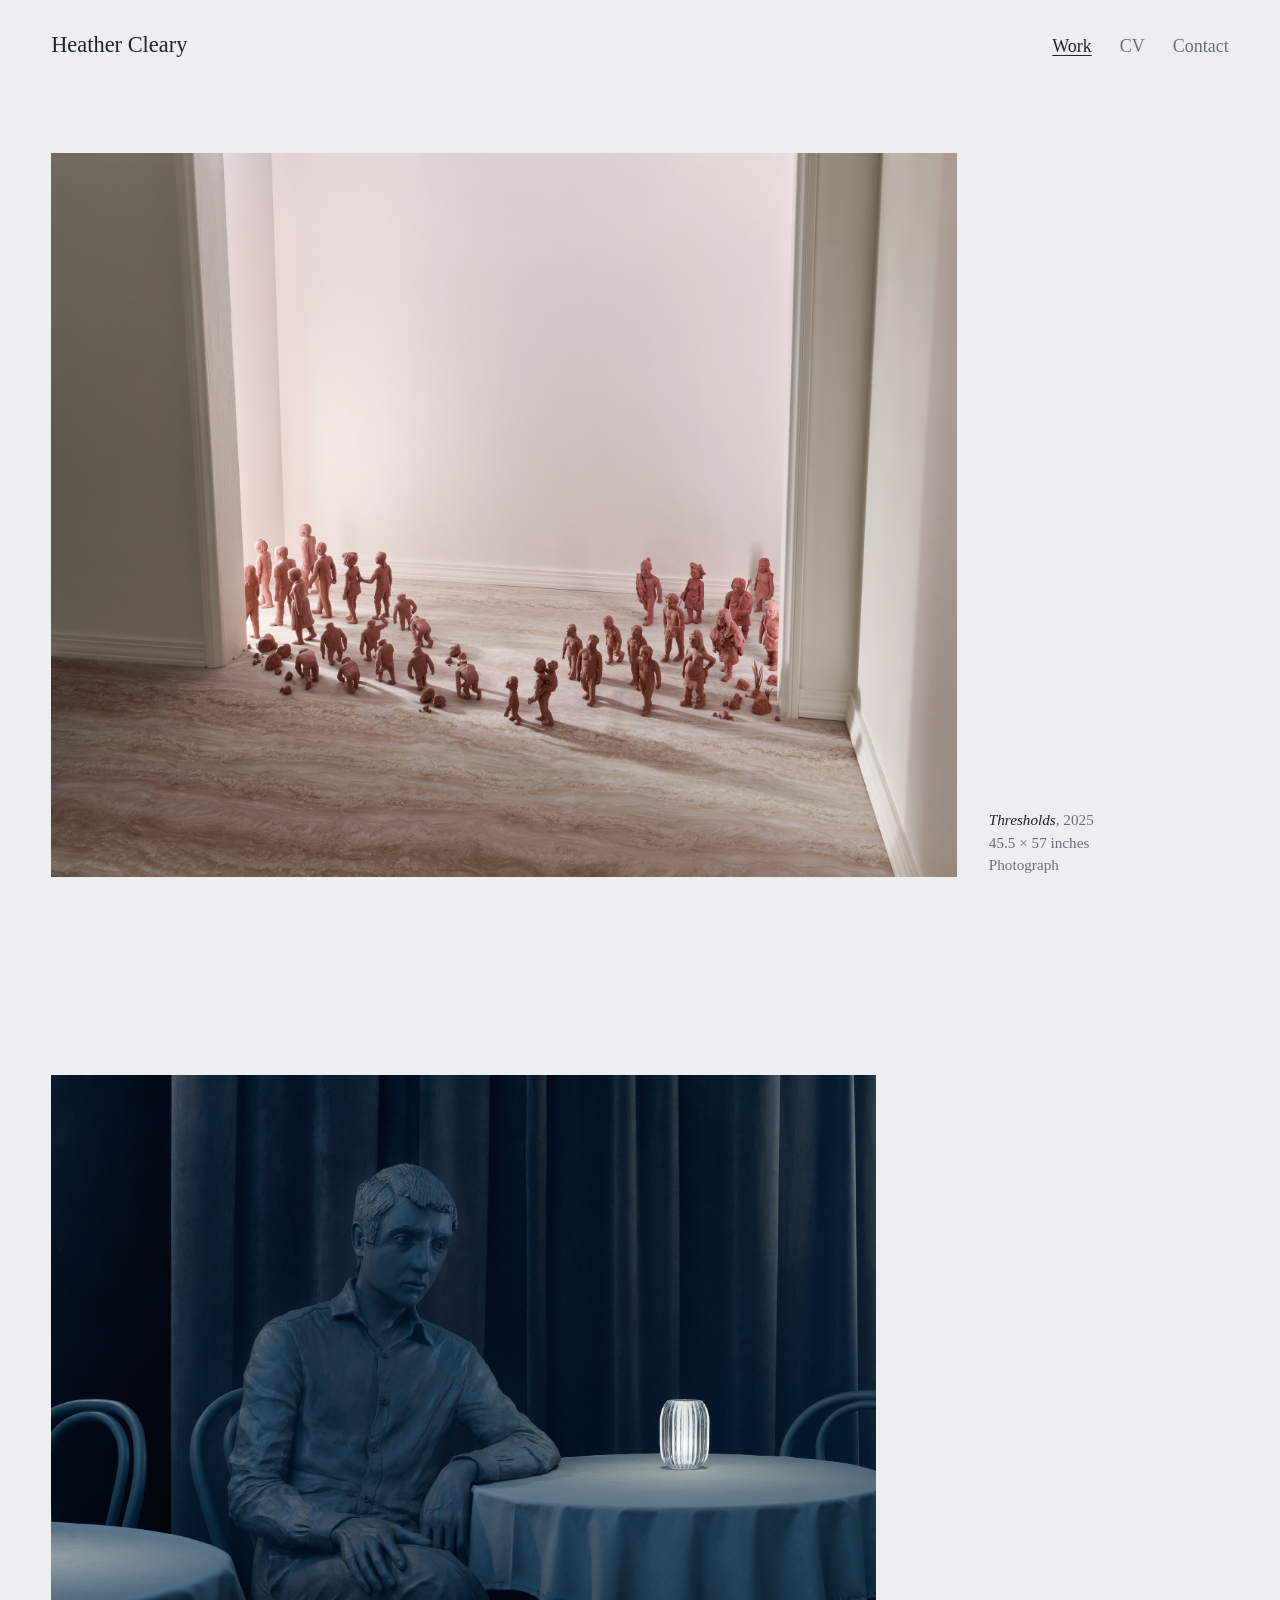
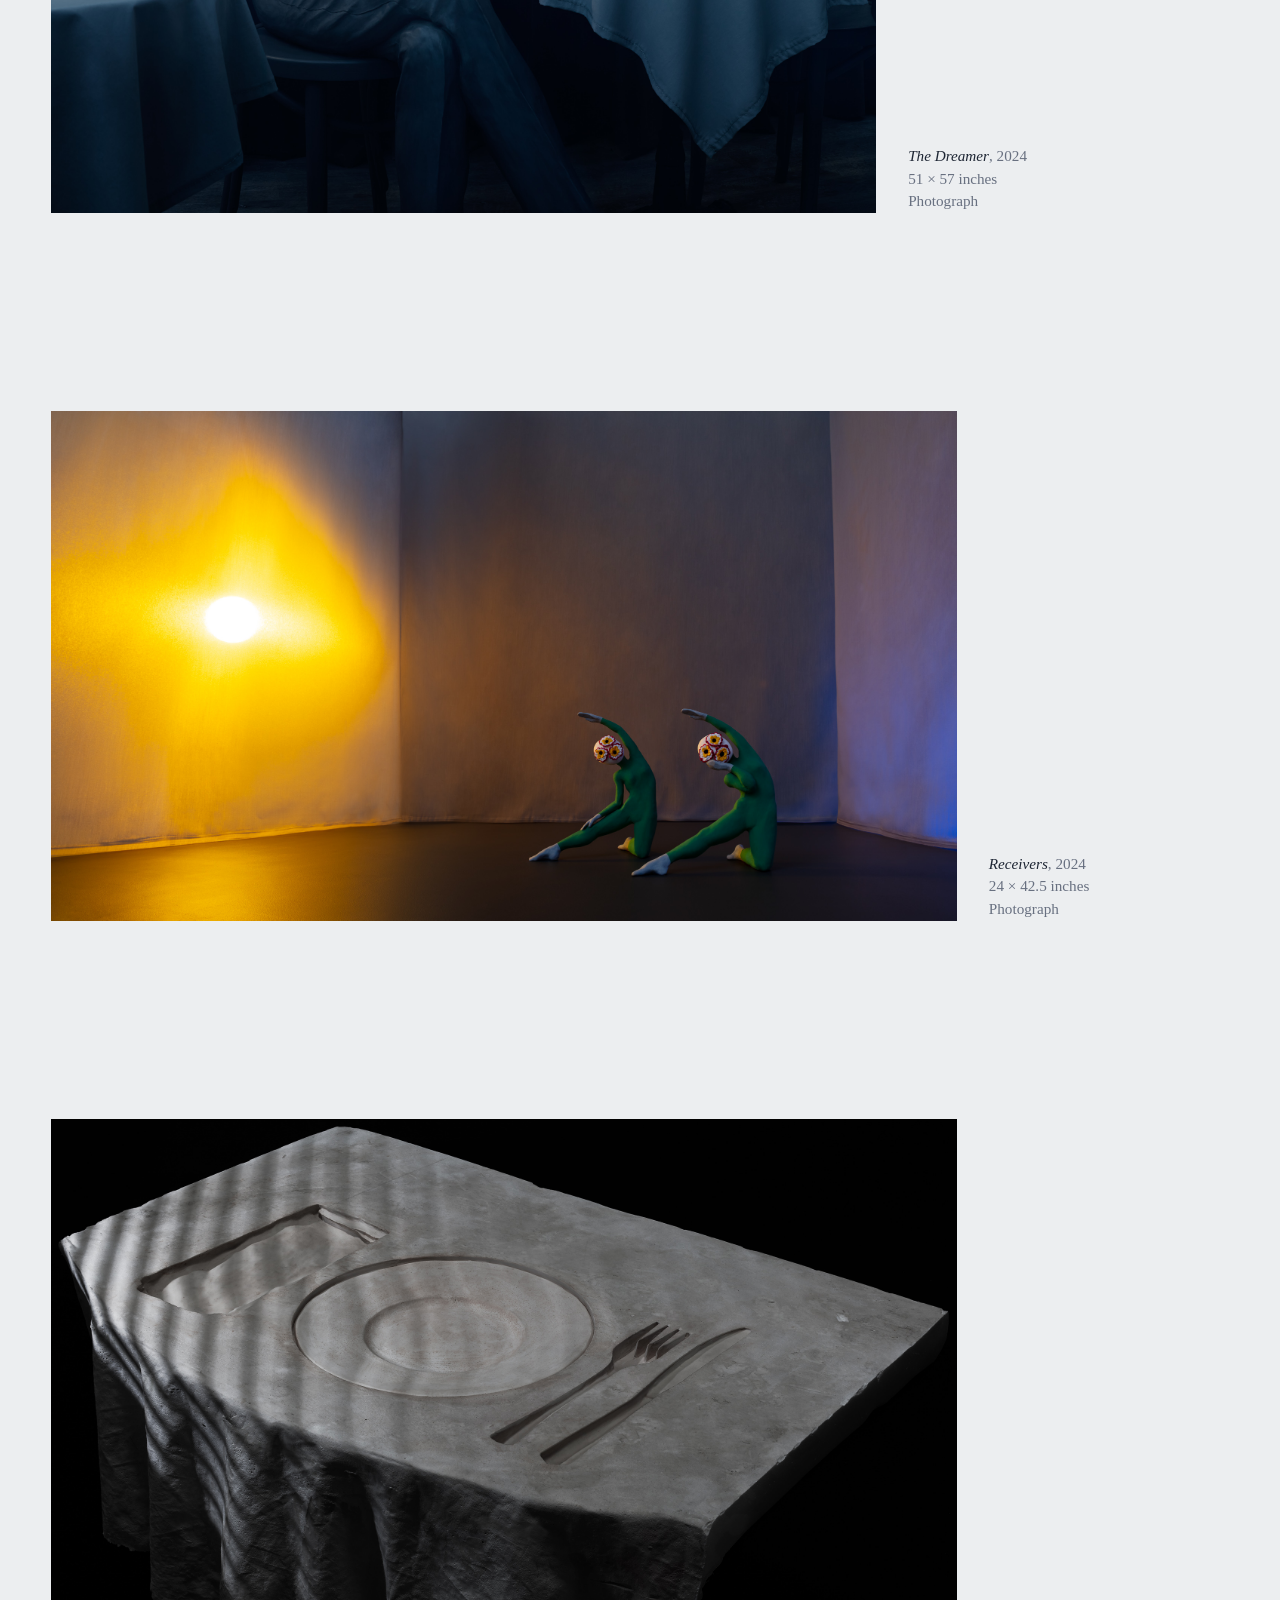
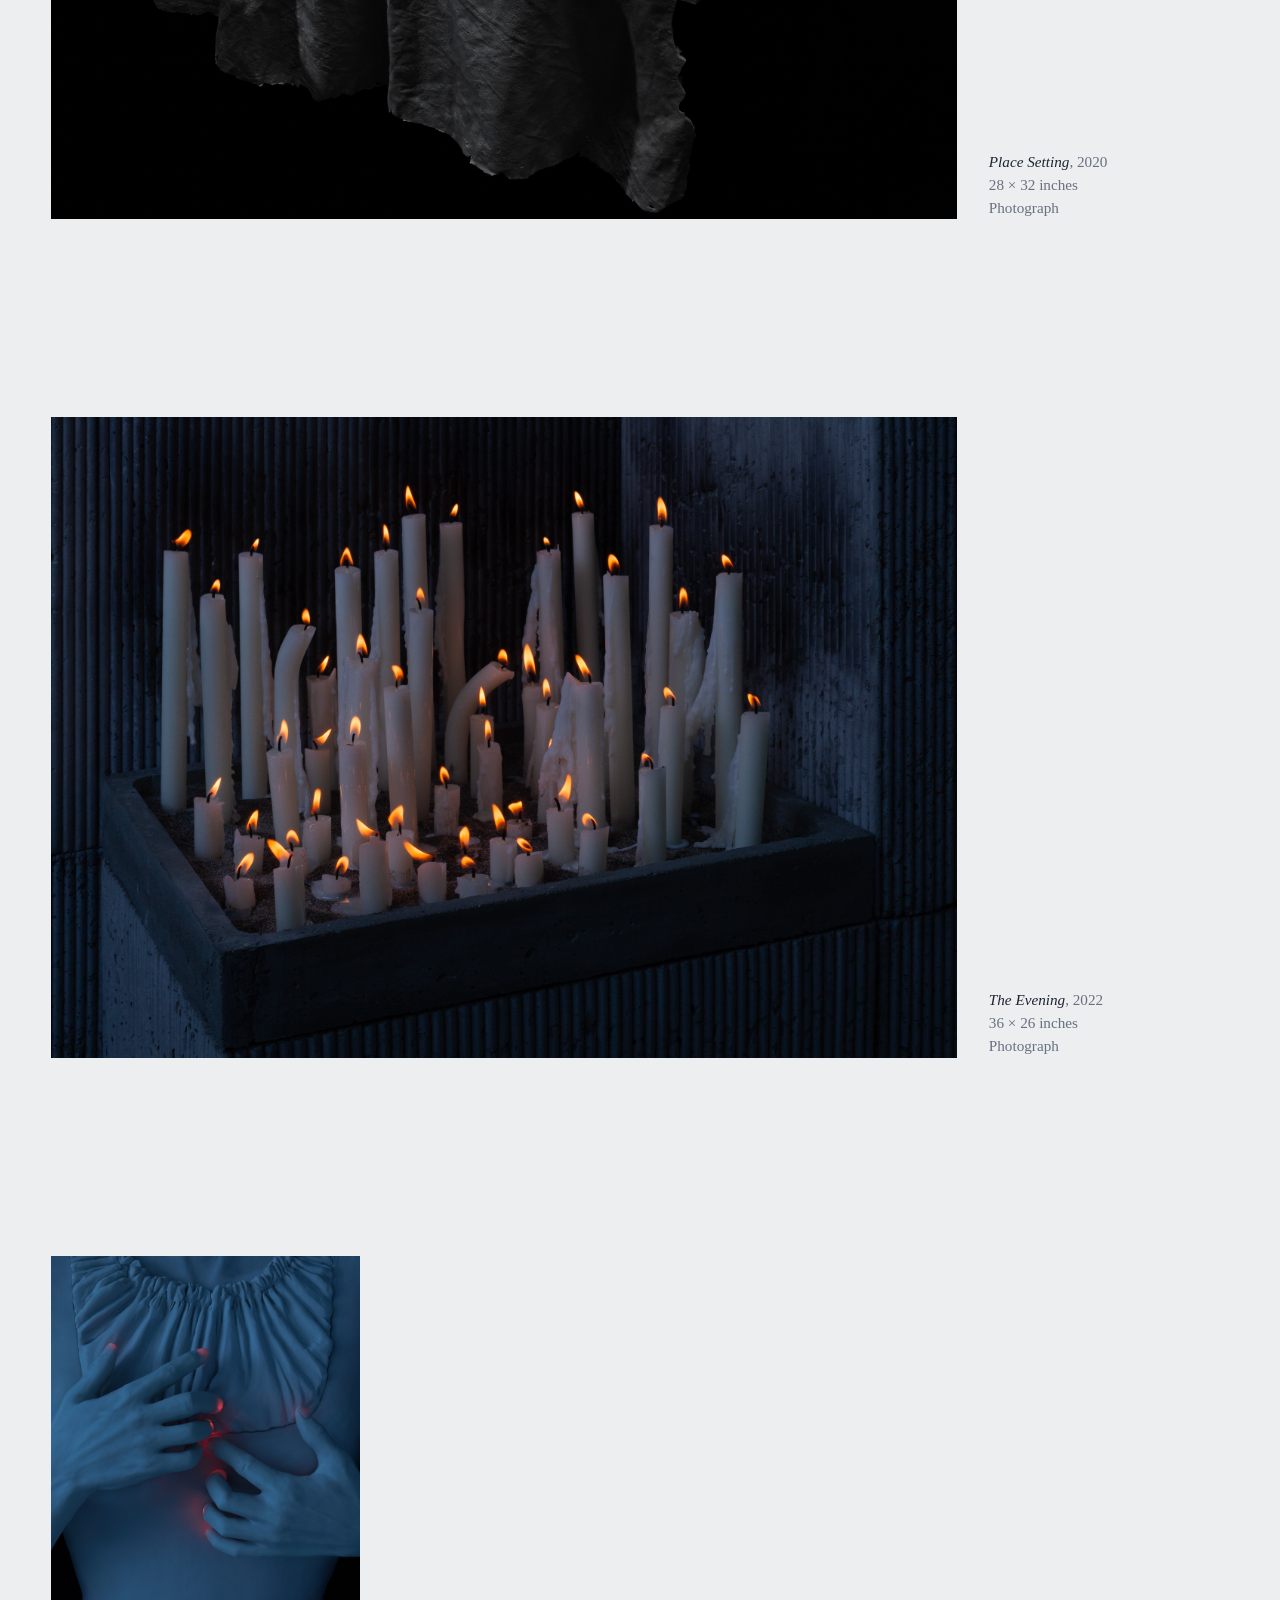
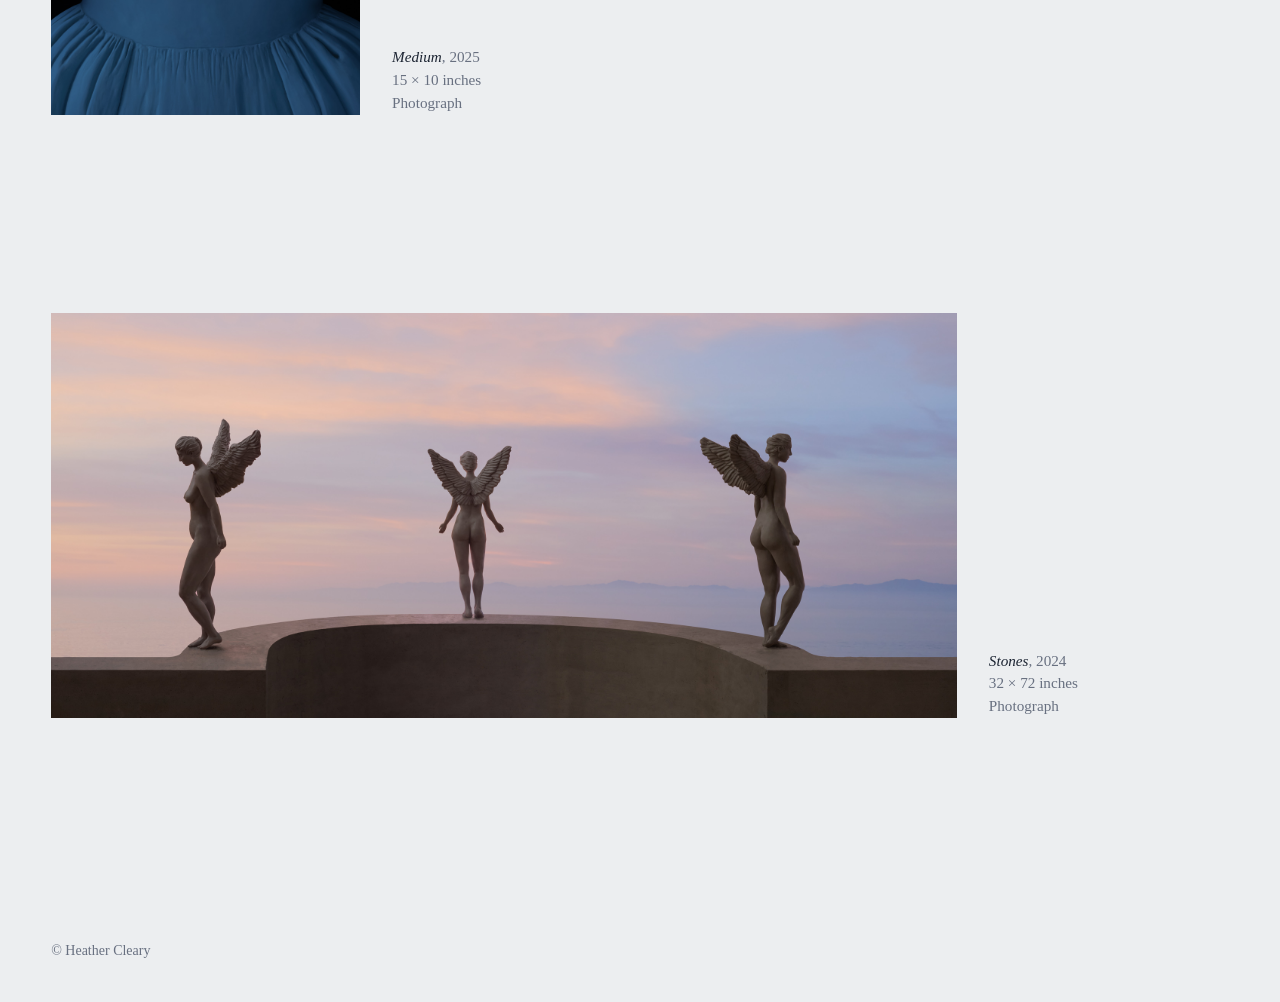
<file: index.html>
<!DOCTYPE html>
<html lang="en">
<head>
  <meta charset="utf-8">
  <!-- Google Analytics -->
  <script async src="https://www.googletagmanager.com/gtag/js?id=G-VXNEME3CMY"></script>
  <script>
    window.dataLayer = window.dataLayer || [];
    function gtag(){dataLayer.push(arguments);}
    gtag('js', new Date());
    gtag('config', 'G-VXNEME3CMY');
  </script>
  <meta name="viewport" content="width=device-width, initial-scale=1">
  <title>Heather Cleary</title>
  <meta name="description" content="Heather Cleary is an artist based in Los Angeles.">
  <meta property="og:title" content="Heather Cleary">
  <meta property="og:description" content="Heather Cleary is an artist based in Los Angeles.">
  <meta property="og:image" content="https://heather-cleary.com/heather-cleary-thresholds-2025.jpg">
  <meta property="og:url" content="https://heather-cleary.com/">
  <meta name="twitter:card" content="summary_large_image">
  <link rel="stylesheet" href="style.css">
</head>
<body>

  <header class="site-header">
    <p class="site-name"><a href="./">Heather Cleary</a></p>
    <nav class="site-nav" aria-label="Main">
      <ul>
        <li><a href="./" aria-current="page">Work</a></li>
        <li><a href="cv.html">CV</a></li>
        <li><a href="contact.html">Contact</a></li>
      </ul>
    </nav>
  </header>

  <main>
    <h1 class="visually-hidden">Work</h1>
    <ul class="works">

      <li class="work">
        <button type="button" aria-label="Enlarge Thresholds">
          <img src="heather-cleary-thresholds-2025.jpg" width="2400" height="1920"
               alt="Thresholds, 2025, photograph by Heather Cleary">
        </button>
        <p class="label"><span class="title">Thresholds</span>, 2025<br>45.5 × 57 inches<br>Photograph</p>
      </li>

      <li class="work">
        <button type="button" aria-label="Enlarge The Dreamer">
          <img src="heather-cleary-the-dreamer-2024.jpg" width="2400" height="2147" loading="lazy"
               alt="The Dreamer, 2024, photograph by Heather Cleary">
        </button>
        <p class="label"><span class="title">The Dreamer</span>, 2024<br>51 × 57 inches<br>Photograph</p>
      </li>

      <li class="work">
        <button type="button" aria-label="Enlarge Receivers">
          <img src="heather-cleary-receivers-2024.jpg" width="2400" height="1351" loading="lazy"
               alt="Receivers, 2024, photograph by Heather Cleary">
        </button>
        <p class="label"><span class="title">Receivers</span>, 2024<br>24 × 42.5 inches<br>Photograph</p>
      </li>

      <li class="work">
        <button type="button" aria-label="Enlarge Place Setting">
          <img src="heather-cleary-place-setting-2020.jpg" width="2400" height="1856" loading="lazy"
               alt="Place Setting, 2020, photograph by Heather Cleary">
        </button>
        <p class="label"><span class="title">Place Setting</span>, 2020<br>28 × 32 inches<br>Photograph</p>
      </li>

      <li class="work">
        <button type="button" aria-label="Enlarge The Evening">
          <img src="heather-cleary-the-evening-2022.jpg" width="2400" height="1697" loading="lazy"
               alt="The Evening, 2022, photograph by Heather Cleary">
        </button>
        <p class="label"><span class="title">The Evening</span>, 2022<br>36 × 26 inches<br>Photograph</p>
      </li>

      <li class="work work--half">
        <button type="button" aria-label="Enlarge Medium">
          <img src="heather-cleary-medium-2025.jpg" width="1615" height="2400" loading="lazy"
               alt="Medium, 2025, photograph by Heather Cleary">
        </button>
        <p class="label"><span class="title">Medium</span>, 2025<br>15 × 10 inches<br>Photograph</p>
      </li>

      <li class="work">
        <button type="button" aria-label="Enlarge Stones">
          <img src="heather-cleary-stones-2024.jpg" width="2400" height="1074" loading="lazy"
               alt="Stones, 2024, photograph by Heather Cleary">
        </button>
        <p class="label"><span class="title">Stones</span>, 2024<br>32 × 72 inches<br>Photograph</p>
      </li>

    </ul>
  </main>

  <footer class="site-footer">© Heather Cleary</footer>

  <div class="lightbox" role="dialog" aria-modal="true" aria-label="Enlarged image">
    <img alt="">
    <div class="lb-bar">
      <p class="lb-caption" style="margin:0"></p>
      <div class="lb-controls">
        <button type="button" data-step="-1">Previous</button>
        <button type="button" data-step="1">Next</button>
        <button type="button" data-close>Close</button>
      </div>
    </div>
  </div>

  <script>
    (function () {
      var works = Array.prototype.slice.call(document.querySelectorAll('.work'));
      var box = document.querySelector('.lightbox');
      var boxImg = box.querySelector('img');
      var boxCap = box.querySelector('.lb-caption');
      var current = 0, opener = null;

      function show(i) {
        current = (i + works.length) % works.length;
        var img = works[current].querySelector('img');
        boxImg.src = img.src;
        boxImg.alt = img.alt;
        boxCap.innerHTML = works[current].querySelector('.label').innerHTML.replace(/<br>/g, ', ');
      }
      function open(i, btn) {
        opener = btn;
        show(i);
        box.classList.add('open');
        document.body.classList.add('lb-open');
        box.querySelector('[data-close]').focus();
      }
      function close() {
        box.classList.remove('open');
        document.body.classList.remove('lb-open');
        if (opener) opener.focus();
      }

      works.forEach(function (w, i) {
        var btn = w.querySelector('button');
        btn.addEventListener('click', function () { open(i, btn); });
      });
      box.querySelector('[data-close]').addEventListener('click', close);
      box.querySelectorAll('[data-step]').forEach(function (b) {
        b.addEventListener('click', function () { show(current + Number(b.dataset.step)); });
      });
      box.addEventListener('click', function (e) { if (e.target === box) close(); });
      document.addEventListener('keydown', function (e) {
        if (!box.classList.contains('open')) return;
        if (e.key === 'Escape') close();
        if (e.key === 'ArrowRight') show(current + 1);
        if (e.key === 'ArrowLeft') show(current - 1);
      });
    })();
  </script>
</body>
</html>
</file>
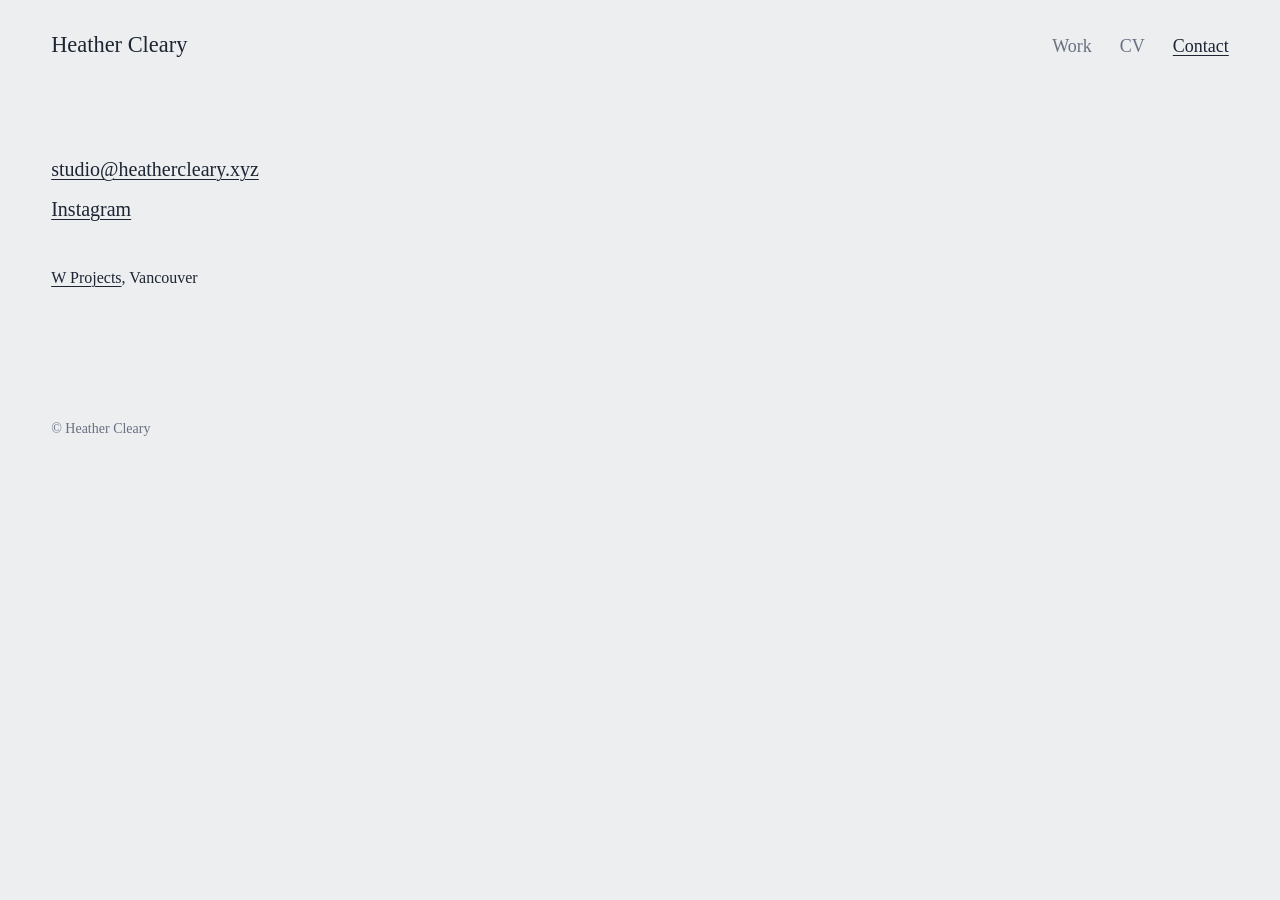
<file: contact.html>
<!DOCTYPE html>
<html lang="en">
<head>
  <meta charset="utf-8">
  <!-- Google Analytics -->
  <script async src="https://www.googletagmanager.com/gtag/js?id=G-VXNEME3CMY"></script>
  <script>
    window.dataLayer = window.dataLayer || [];
    function gtag(){dataLayer.push(arguments);}
    gtag('js', new Date());
    gtag('config', 'G-VXNEME3CMY');
  </script>
  <meta name="viewport" content="width=device-width, initial-scale=1">
  <title>Contact — Heather Cleary</title>
  <meta name="description" content="Contact Heather Cleary, artist based in Los Angeles.">
  <meta property="og:title" content="Heather Cleary — Contact">
  <meta property="og:image" content="https://heather-cleary.com/heather-cleary-thresholds-2025.jpg">
  <link rel="stylesheet" href="style.css">
</head>
<body>

  <header class="site-header">
    <p class="site-name"><a href="./">Heather Cleary</a></p>
    <nav class="site-nav" aria-label="Main">
      <ul>
        <li><a href="./">Work</a></li>
        <li><a href="cv.html">CV</a></li>
        <li><a href="contact.html" aria-current="page">Contact</a></li>
      </ul>
    </nav>
  </header>

  <main>
    <div class="contact">
      <h1 class="visually-hidden">Contact</h1>
      <p><a href="mailto:studio@heathercleary.xyz">studio@heathercleary.xyz</a></p>
      <p><a href="https://www.instagram.com/letstrybeige/" target="_blank" rel="noopener">Instagram</a></p>
      <p class="more"><a href="https://www.wprojectsyvr.com/" target="_blank" rel="noopener">W Projects</a>, Vancouver</p>
    </div>
  </main>

  <footer class="site-footer">© Heather Cleary</footer>
</body>
</html>
</file>
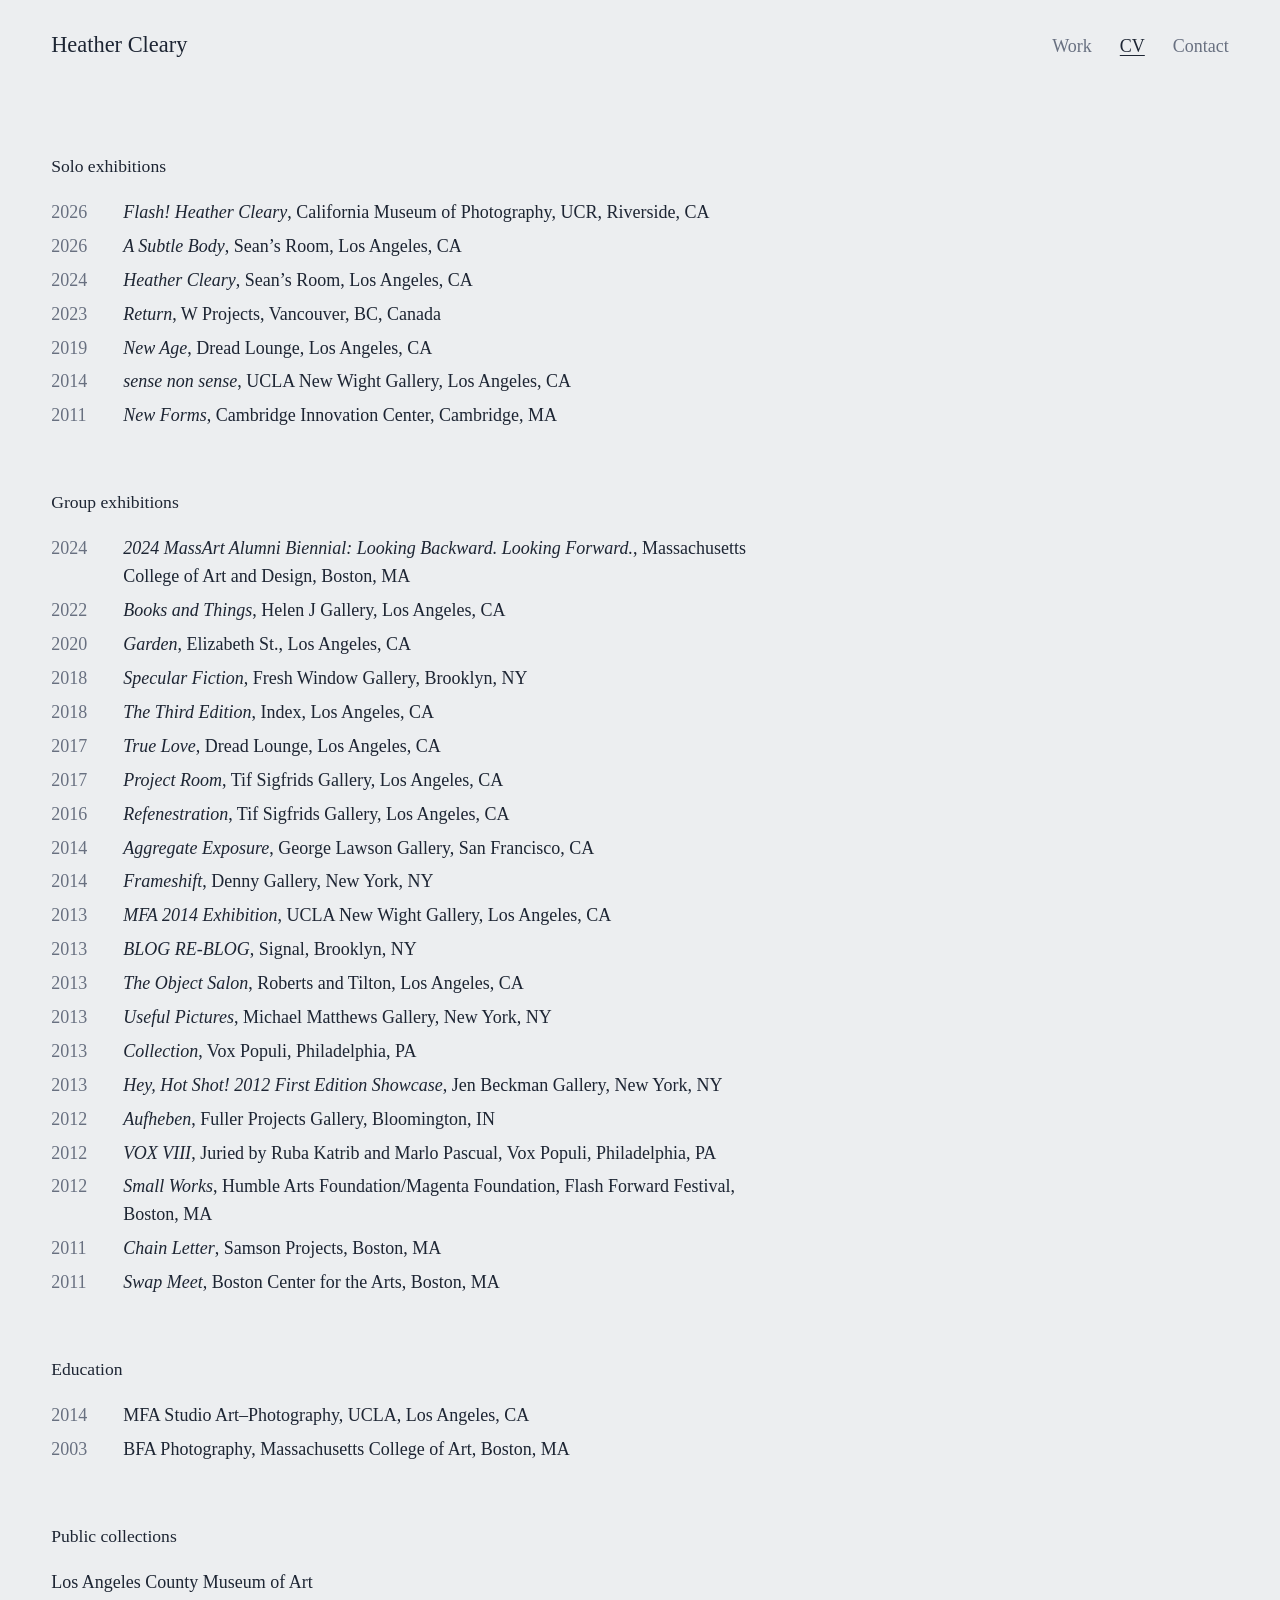
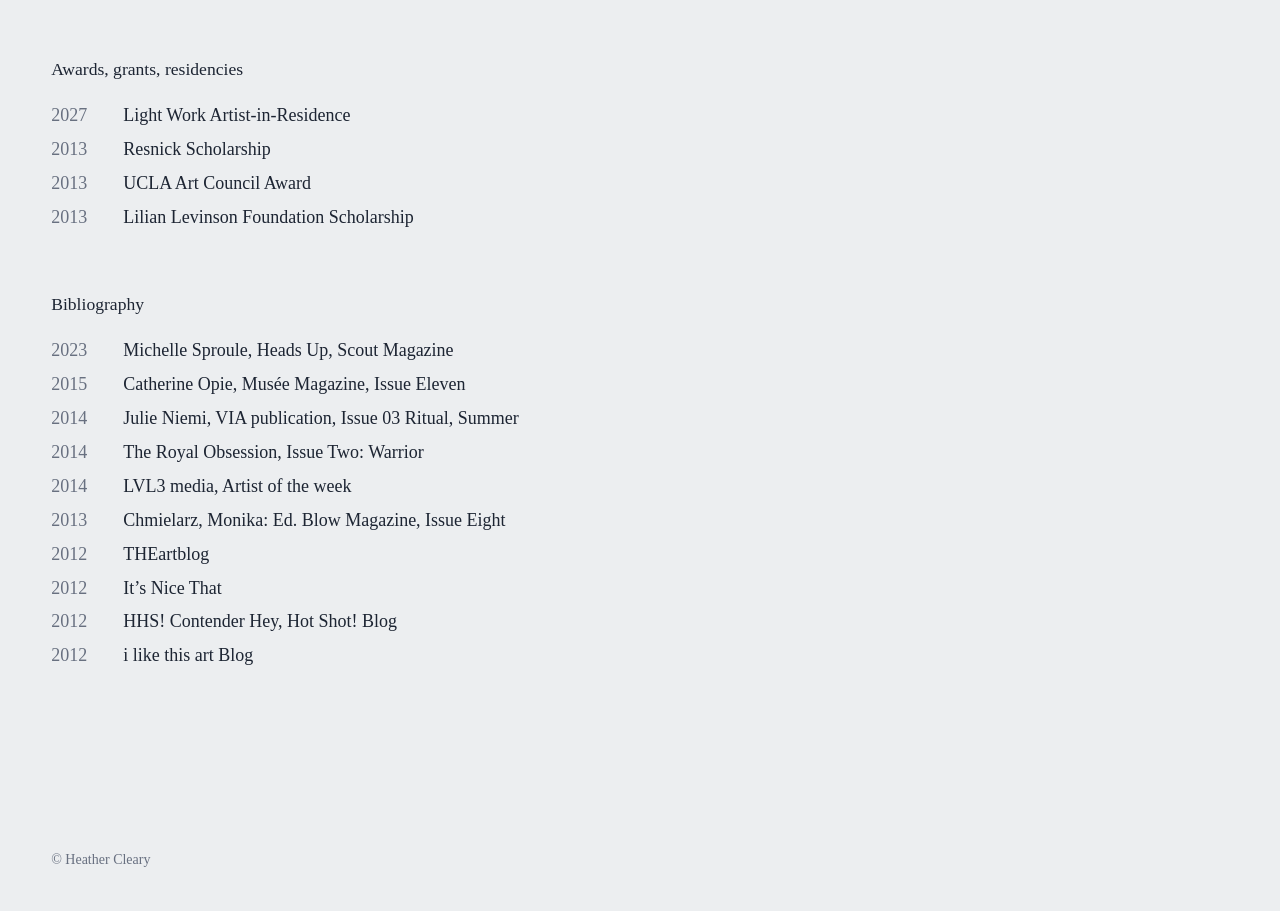
<file: cv.html>
<!DOCTYPE html>
<html lang="en">
<head>
  <meta charset="utf-8">
  <!-- Google Analytics -->
  <script async src="https://www.googletagmanager.com/gtag/js?id=G-VXNEME3CMY"></script>
  <script>
    window.dataLayer = window.dataLayer || [];
    function gtag(){dataLayer.push(arguments);}
    gtag('js', new Date());
    gtag('config', 'G-VXNEME3CMY');
  </script>
  <meta name="viewport" content="width=device-width, initial-scale=1">
  <title>CV — Heather Cleary</title>
  <meta name="description" content="CV of Heather Cleary, artist based in Los Angeles.">
  <meta property="og:title" content="Heather Cleary — CV">
  <meta property="og:image" content="https://heather-cleary.com/heather-cleary-thresholds-2025.jpg">
  <link rel="stylesheet" href="style.css">
</head>
<body>

  <header class="site-header">
    <p class="site-name"><a href="./">Heather Cleary</a></p>
    <nav class="site-nav" aria-label="Main">
      <ul>
        <li><a href="./">Work</a></li>
        <li><a href="cv.html" aria-current="page">CV</a></li>
        <li><a href="contact.html">Contact</a></li>
      </ul>
    </nav>
  </header>

  <main>
    <div class="cv">
      <h1 class="visually-hidden">CV</h1>

      <section>
        <h2>Solo exhibitions</h2>
        <ul>
          <li><span class="year">2026</span><span><em>Flash! Heather Cleary</em>, California Museum of Photography, UCR, Riverside, CA</span></li>
          <li><span class="year">2026</span><span><em>A Subtle Body</em>, Sean’s Room, Los Angeles, CA</span></li>
          <li><span class="year">2024</span><span><em>Heather Cleary</em>, Sean’s Room, Los Angeles, CA</span></li>
          <li><span class="year">2023</span><span><em>Return</em>, W Projects, Vancouver, BC, Canada</span></li>
          <li><span class="year">2019</span><span><em>New Age</em>, Dread Lounge, Los Angeles, CA</span></li>
          <li><span class="year">2014</span><span><em>sense non sense</em>, UCLA New Wight Gallery, Los Angeles, CA</span></li>
          <li><span class="year">2011</span><span><em>New Forms</em>, Cambridge Innovation Center, Cambridge, MA</span></li>
        </ul>
      </section>

      <section>
        <h2>Group exhibitions</h2>
        <ul>
          <li><span class="year">2024</span><span><em>2024 MassArt Alumni Biennial: Looking Backward. Looking Forward.</em>, Massachusetts College of Art and Design, Boston, MA</span></li>
          <li><span class="year">2022</span><span><em>Books and Things</em>, Helen J Gallery, Los Angeles, CA</span></li>
          <li><span class="year">2020</span><span><em>Garden</em>, Elizabeth St., Los Angeles, CA</span></li>
          <li><span class="year">2018</span><span><em>Specular Fiction</em>, Fresh Window Gallery, Brooklyn, NY</span></li>
          <li><span class="year">2018</span><span><em>The Third Edition</em>, Index, Los Angeles, CA</span></li>
          <li><span class="year">2017</span><span><em>True Love</em>, Dread Lounge, Los Angeles, CA</span></li>
          <li><span class="year">2017</span><span><em>Project Room</em>, Tif Sigfrids Gallery, Los Angeles, CA</span></li>
          <li><span class="year">2016</span><span><em>Refenestration</em>, Tif Sigfrids Gallery, Los Angeles, CA</span></li>
          <li><span class="year">2014</span><span><em>Aggregate Exposure</em>, George Lawson Gallery, San Francisco, CA</span></li>
          <li><span class="year">2014</span><span><em>Frameshift</em>, Denny Gallery, New York, NY</span></li>
          <li><span class="year">2013</span><span><em>MFA 2014 Exhibition</em>, UCLA New Wight Gallery, Los Angeles, CA</span></li>
          <li><span class="year">2013</span><span><em>BLOG RE-BLOG</em>, Signal, Brooklyn, NY</span></li>
          <li><span class="year">2013</span><span><em>The Object Salon</em>, Roberts and Tilton, Los Angeles, CA</span></li>
          <li><span class="year">2013</span><span><em>Useful Pictures</em>, Michael Matthews Gallery, New York, NY</span></li>
          <li><span class="year">2013</span><span><em>Collection</em>, Vox Populi, Philadelphia, PA</span></li>
          <li><span class="year">2013</span><span><em>Hey, Hot Shot! 2012 First Edition Showcase</em>, Jen Beckman Gallery, New York, NY</span></li>
          <li><span class="year">2012</span><span><em>Aufheben</em>, Fuller Projects Gallery, Bloomington, IN</span></li>
          <li><span class="year">2012</span><span><em>VOX VIII</em>, Juried by Ruba Katrib and Marlo Pascual, Vox Populi, Philadelphia, PA</span></li>
          <li><span class="year">2012</span><span><em>Small Works</em>, Humble Arts Foundation/Magenta Foundation, Flash Forward Festival, Boston, MA</span></li>
          <li><span class="year">2011</span><span><em>Chain Letter</em>, Samson Projects, Boston, MA</span></li>
          <li><span class="year">2011</span><span><em>Swap Meet</em>, Boston Center for the Arts, Boston, MA</span></li>
        </ul>
      </section>

      <section>
        <h2>Education</h2>
        <ul>
          <li><span class="year">2014</span><span>MFA Studio Art–Photography, UCLA, Los Angeles, CA</span></li>
          <li><span class="year">2003</span><span>BFA Photography, Massachusetts College of Art, Boston, MA</span></li>
        </ul>
      </section>

      <section>
        <h2>Public collections</h2>
        <ul>
          <li class="no-year"><span>Los Angeles County Museum of Art</span></li>
        </ul>
      </section>

      <section>
        <h2>Awards, grants, residencies</h2>
        <ul>
          <li><span class="year">2027</span><span>Light Work Artist-in-Residence</span></li>
          <li><span class="year">2013</span><span>Resnick Scholarship</span></li>
          <li><span class="year">2013</span><span>UCLA Art Council Award</span></li>
          <li><span class="year">2013</span><span>Lilian Levinson Foundation Scholarship</span></li>
        </ul>
      </section>

      <section>
        <h2>Bibliography</h2>
        <ul>
          <li><span class="year">2023</span><span>Michelle Sproule, Heads Up, Scout Magazine</span></li>
          <li><span class="year">2015</span><span>Catherine Opie, Musée Magazine, Issue Eleven</span></li>
          <li><span class="year">2014</span><span>Julie Niemi, VIA publication, Issue 03 Ritual, Summer</span></li>
          <li><span class="year">2014</span><span>The Royal Obsession, Issue Two: Warrior</span></li>
          <li><span class="year">2014</span><span>LVL3 media, Artist of the week</span></li>
          <li><span class="year">2013</span><span>Chmielarz, Monika: Ed. Blow Magazine, Issue Eight</span></li>
          <li><span class="year">2012</span><span>THEartblog</span></li>
          <li><span class="year">2012</span><span>It’s Nice That</span></li>
          <li><span class="year">2012</span><span>HHS! Contender Hey, Hot Shot! Blog</span></li>
          <li><span class="year">2012</span><span>i like this art Blog</span></li>
        </ul>
      </section>
    </div>
  </main>

  <footer class="site-footer">© Heather Cleary</footer>
</body>
</html>
</file>
<file: style.css>
/* Heather Cleary — site styles */

:root {
  --wall: #eceef0;      /* pale cool gallery wall, keeps the blues of the work true */
  --ink: #1d2533;       /* deep blue-ink for text */
  --quiet: #687080;     /* secondary text: dimensions, medium, years */
  --rule: #d3d7dd;      /* hairlines */
  --dark: #12161e;      /* lightbox */
  --gutter: clamp(16px, 4vw, 56px);
}

*, *::before, *::after { box-sizing: border-box; }

html { -webkit-text-size-adjust: 100%; }

body {
  margin: 0;
  background: var(--wall);
  color: var(--ink);
  font-family: "Times New Roman", Times, serif;
  font-size: 18px;
  line-height: 1.55;
  font-weight: 400;
}

a { color: inherit; text-decoration-thickness: 1px; text-underline-offset: 3px; }
a:hover { color: var(--quiet); }
:focus-visible { outline: 2px solid var(--ink); outline-offset: 3px; }

.visually-hidden {
  position: absolute;
  width: 1px; height: 1px;
  overflow: hidden;
  clip: rect(0 0 0 0);
  white-space: nowrap;
}

/* Header */

.site-header {
  display: flex;
  flex-wrap: wrap;
  justify-content: space-between;
  align-items: baseline;
  gap: 8px 32px;
  padding: 28px var(--gutter) 0;
}

.site-name {
  margin: 0;
  font-size: 1.4rem;
  font-weight: 400;
}
.site-name a { text-decoration: none; }

.site-nav ul {
  display: flex;
  gap: 28px;
  margin: 0;
  padding: 0;
  list-style: none;
}
.site-nav a { text-decoration: none; color: var(--quiet); }
.site-nav a:hover,
.site-nav a[aria-current="page"] { color: var(--ink); }
.site-nav a[aria-current="page"] { text-decoration: underline; }

main { padding: 0 var(--gutter); }

/* Work: each piece is hung like a wall with its label beside it */

.works {
  list-style: none;
  margin: 0;
  padding: clamp(48px, 10vh, 120px) 0 0;
}

.work {
  display: grid;
  grid-template-columns: minmax(0, max-content) 15rem;
  justify-content: start;
  gap: 32px;
  align-items: end;
  margin: 0 0 clamp(96px, 22vh, 220px);
}

.work button {
  display: block;
  padding: 0;
  border: 0;
  background: none;
  cursor: zoom-in;
}

.work img {
  display: block;
  max-width: 100%;
  max-height: 82vh;
  width: auto;
  height: auto;
}

/* A piece shown smaller than usual (e.g. Medium) */
.work--half img { max-height: 51vh; }

.label {
  margin: 0;
  font-size: 0.95rem;
  line-height: 1.5;
  color: var(--quiet);
}
.label .title { color: var(--ink); font-style: italic; }

/* CV */

.cv {
  max-width: 46rem;
  padding: clamp(48px, 10vh, 120px) 0 96px;
}

.cv section { margin-bottom: 56px; }

.cv h2 {
  margin: 0 0 16px;
  font-size: 1.1rem;
  font-weight: 400;
}

.cv ul { margin: 0; padding: 0; list-style: none; }

.cv li {
  display: grid;
  grid-template-columns: 3.5rem minmax(0, 1fr);
  gap: 16px;
  padding: 3px 0;
}
.cv li.no-year { grid-template-columns: minmax(0, 1fr); }

.cv .year { color: var(--quiet); font-variant-numeric: lining-nums tabular-nums; }

/* Contact */

.contact {
  padding: clamp(48px, 10vh, 120px) 0 96px;
  font-size: 1.25rem;
  line-height: 1.6;
}
.contact p { margin: 0 0 8px; }
.contact .more { margin-top: 40px; font-size: 1rem; }

/* Footer */

.site-footer {
  padding: 24px var(--gutter) 40px;
  font-size: 0.875rem;
  color: var(--quiet);
}

/* Lightbox */

.lightbox {
  position: fixed;
  inset: 0;
  z-index: 10;
  display: none;
  grid-template-rows: 1fr auto;
  place-items: center;
  padding: 24px;
  background: var(--dark);
  color: #c9ced8;
}
.lightbox.open { display: grid; }

.lightbox img {
  max-width: 100%;
  max-height: calc(100vh - 110px);
  width: auto;
  height: auto;
}

.lightbox .lb-bar {
  display: flex;
  justify-content: space-between;
  align-items: center;
  gap: 16px;
  width: 100%;
  padding-top: 16px;
  font-size: 0.95rem;
}
.lightbox .lb-caption .title { color: #fff; font-style: italic; }

.lightbox button {
  padding: 6px 4px;
  border: 0;
  background: none;
  color: inherit;
  font: inherit;
  cursor: pointer;
}
.lightbox button:hover { color: #fff; }
.lightbox :focus-visible { outline-color: #fff; }
.lb-controls { display: flex; gap: 20px; flex-shrink: 0; }

body.lb-open { overflow: hidden; }

/* Phones and narrow windows */

@media (max-width: 760px) {
  .work {
    grid-template-columns: minmax(0, 1fr);
    gap: 14px;
    margin-bottom: 88px;
  }
  .work img { max-height: none; }
  .work--half img { width: 63%; }
  .cv li { grid-template-columns: 3rem minmax(0, 1fr); gap: 12px; }
  .lightbox { padding: 12px; }
  .lightbox .lb-bar { flex-direction: column; align-items: flex-start; }
}
</file>
